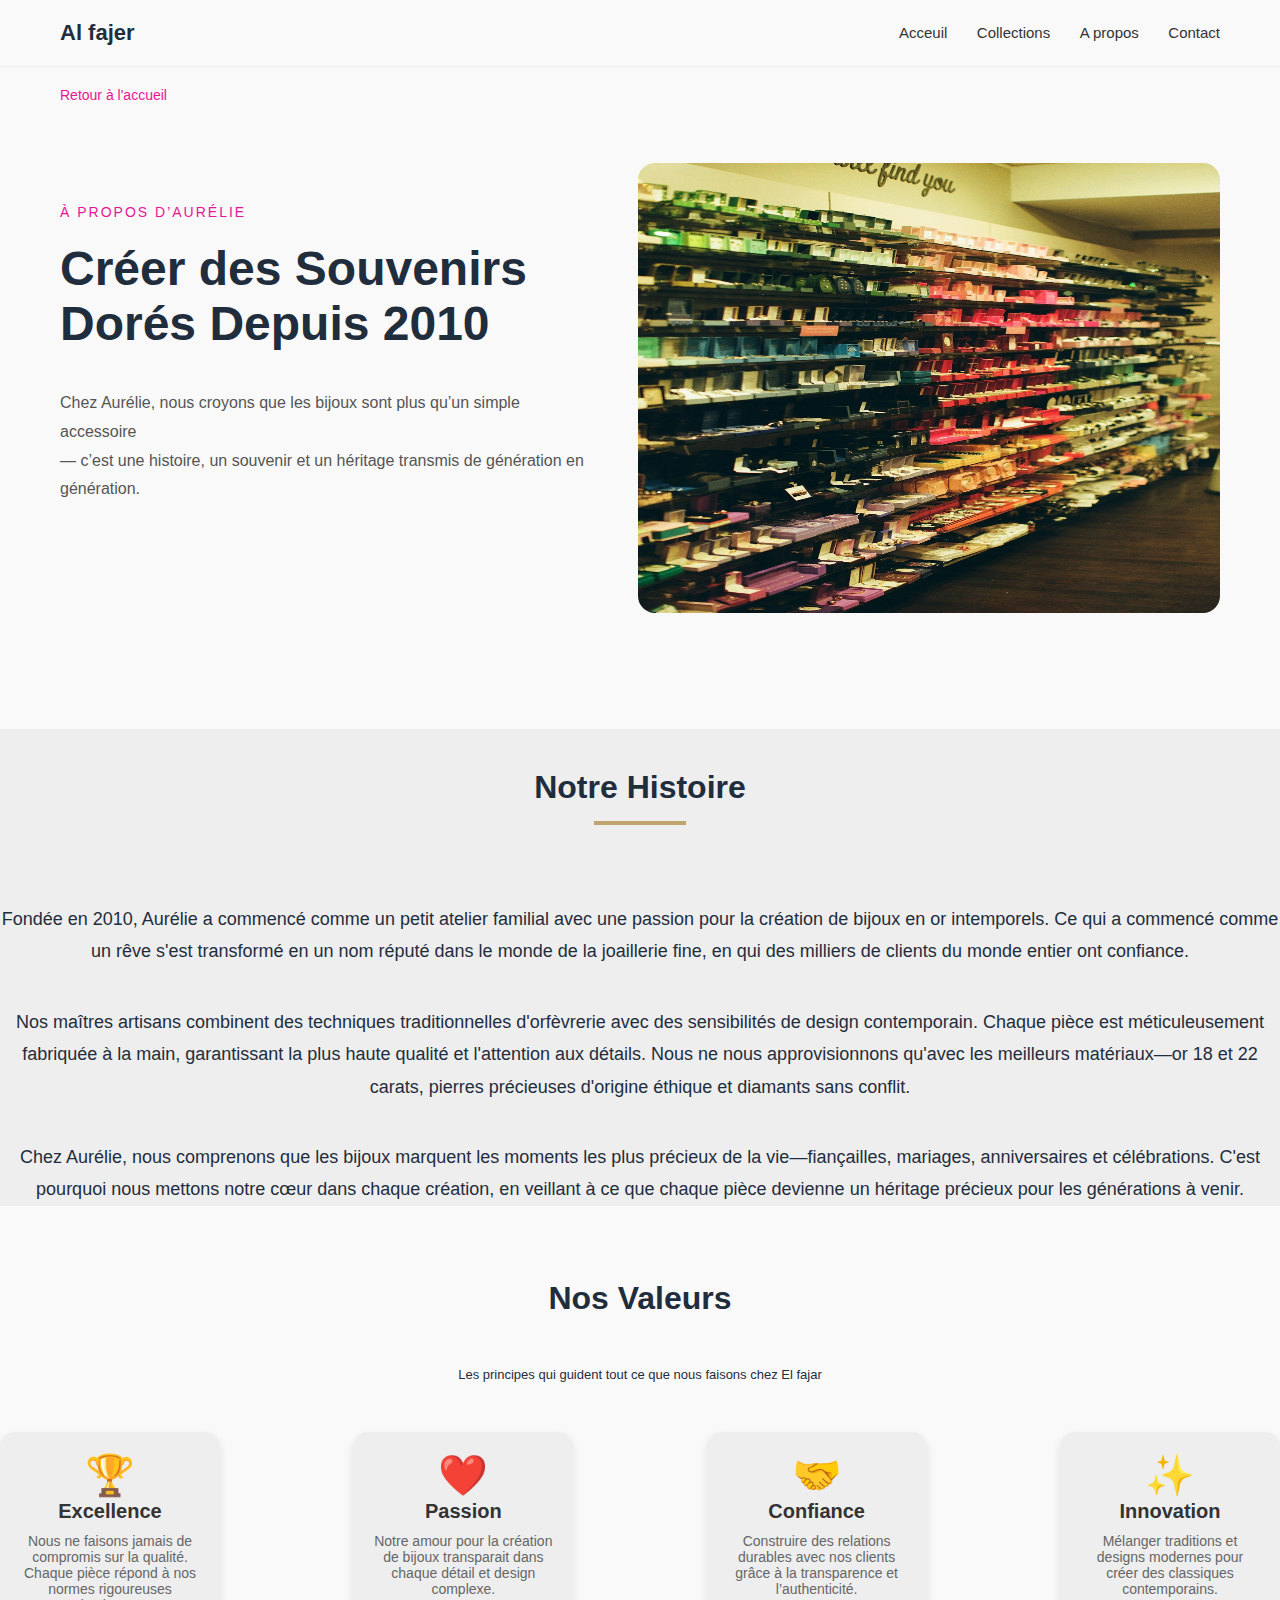
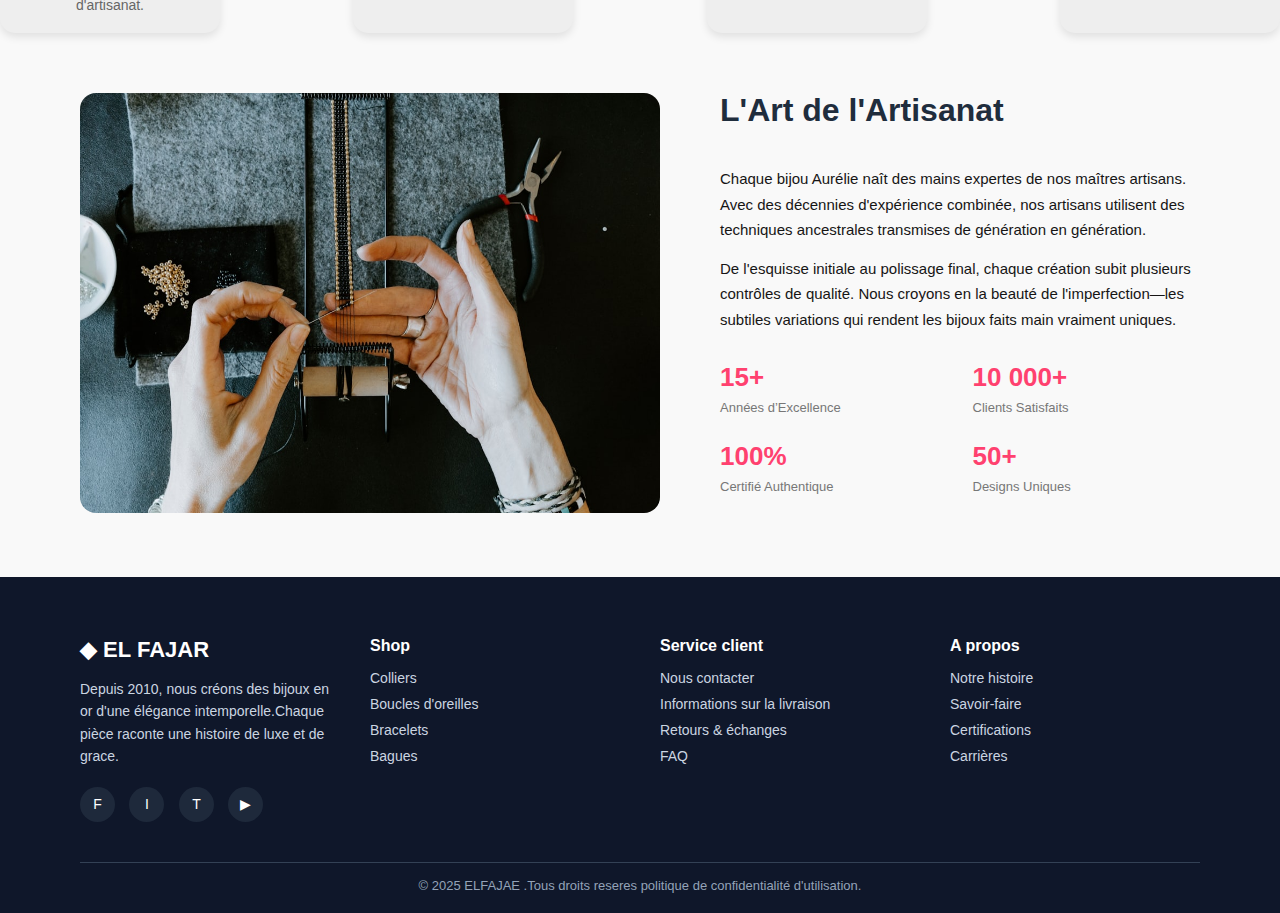
<file: Apropos.html>
<!DOCTYPE html>
<html lang="fr">
<head>
  <meta charset="UTF-8">
  <title>Golden Jewellery Website</title>
  <link rel="stylesheet" href="Apropos.css">
</head>
<body>

  <header class="navbar">
    <div class="logo">Al fajer</div>
    <nav>
      <a href="index.html">Acceuil</a>
      <a href="Collection.html">Collections</a>
      <a href="Apropos.html">A propos</a>
      <a href="#">Contact</a>
    </nav>
  </header>


   <a href="index.html" class="back">Retour à l'accueil</a>
  <section class="about">
    <div class="about-text">
      <span class="small-title">À PROPOS D’AURÉLIE</span>
      <h1>Créer des Souvenirs<br>Dorés Depuis 2010</h1><br>
      <p>
        Chez Aurélie, nous croyons que les bijoux sont plus qu’un simple
        accessoire<br>— c’est une histoire, un souvenir et un héritage
        transmis de génération en<br> génération.
      </p>
    </div>

    <div class="about-image">
      <img src="PhotoS/bijoux.jfif" alt="Bijoux">
    </div>
  </section>
  <br>
  <br>
  <div class="bocs">
    <h1 class="backk">Notre Histoire</h1><br>
    <p class="for">Fondée en 2010, Aurélie a commencé comme un petit atelier familial avec une passion pour la création de bijoux en or intemporels. Ce qui a commencé comme un rêve s'est transformé en un nom réputé dans le monde de la joaillerie fine, en qui des milliers de clients du monde entier ont confiance.</p>
    <br>
    <p class="for" >Nos maîtres artisans combinent des techniques traditionnelles d'orfèvrerie avec des sensibilités de design contemporain. Chaque pièce est méticuleusement fabriquée à la main, garantissant la plus haute qualité et l'attention aux détails. Nous ne nous approvisionnons qu'avec les meilleurs matériaux—or 18 et 22 carats, pierres précieuses d'origine éthique et diamants sans conflit.</p>
    <br>
    <p class="for">Chez Aurélie, nous comprenons que les bijoux marquent les moments les plus précieux de la vie—fiançailles, mariages, anniversaires et célébrations. C'est pourquoi nous mettons notre cœur dans chaque création, en veillant à ce que chaque pièce devienne un héritage précieux pour les générations à venir.</p>
  </div>
  <br>
  <br>
  <br>

  
  
</head>
<body>
    <section class="valeurs-section">
        <h2>Nos Valeurs</h2>
        <p class="to">Les principes qui guident tout ce que nous faisons chez El fajar</p>
        <div class="valeurs-container">
            <div class="valeur">
                <div class="valeur-icon excellence">🏆</div>
                <h3>Excellence</h3>
                <p>Nous ne faisons jamais de compromis sur la qualité. Chaque pièce répond à nos normes rigoureuses d'artisanat.</p>
            </div>
            <div class="valeur">
                <div class="valeur-icon passion">❤️</div>
                <h3>Passion</h3>
                <p>Notre amour pour la création de bijoux transparait dans chaque détail et design complexe.</p>
            </div>
            <div class="valeur">
                <div class="valeur-icon confiance">🤝</div>
                <h3>Confiance</h3>
                <p>Construire des relations durables avec nos clients grâce à la transparence et l’authenticité.</p>
            </div>
            <div class="valeur">
                <div class="valeur-icon innovation">✨</div>
                <h3>Innovation</h3>
                <p>Mélanger traditions et designs modernes pour créer des classiques contemporains.</p>
            </div>
        </div>
    </section>


<section class="artisanat">
  <div class="container">
    <div class="image-box">
      <img src="PhotoS/artisanat.jfif" alt="Artisanat Bijoux">
    </div>

    <div class="content">
      <h2>L'Art de l'Artisanat</h2>

      <p>
        Chaque bijou Aurélie naît des mains expertes de nos maîtres artisans.
        Avec des décennies d'expérience combinée, nos artisans utilisent des
        techniques ancestrales transmises de génération en génération.
      </p>

      <p>
        De l'esquisse initiale au polissage final, chaque création subit
        plusieurs contrôles de qualité. Nous croyons en la beauté de
        l'imperfection—les subtiles variations qui rendent les bijoux faits
        main vraiment uniques.
      </p>

      <div class="stats">
        <div class="stat">
          <h3>15+</h3>
          <span>Années d’Excellence</span>
        </div>

        <div class="stat">
          <h3>10 000+</h3>
          <span>Clients Satisfaits</span>
        </div>

        <div class="stat">
          <h3>100%</h3>
          <span>Certifié Authentique</span>
        </div>

        <div class="stat">
          <h3>50+</h3>
          <span>Designs Uniques</span>
        </div>
      </div>

    </div>
  </div>
</section>
<footer class="footer">
  <div class="footer-container">

    <div class="footer-col">
      <h3 class="logo">◆ EL FAJAR</h3>
      <p>
        Depuis 2010, nous créons des bijoux en or d'une élégance
        intemporelle.Chaque pièce raconte une histoire de luxe
        et de grace.
      </p>

      <div class="social-icons">
        <a href="#">F</a>
        <a href="#">I</a>
        <a href="#">T</a>
        <a href="#">▶</a>
      </div>
    </div>

    <div class="footer-col">
      <h4>Shop</h4>
      <ul>
        <li>Colliers</li>
        <li>Boucles d'oreilles</li>
        <li>Bracelets</li>
        <li>Bagues</li>
      </ul>
    </div>

    <div class="footer-col">
      <h4>Service client</h4>
      <ul>
        <li>Nous contacter</li>
        <li>Informations sur la livraison</li>
        <li>Retours & échanges</li>
        <li>FAQ</li>
      </ul>
    </div>

    <div class="footer-col">
      <h4>A propos</h4>
      <ul>
        <li>Notre histoire</li>
        <li>Savoir-faire</li>
        <li>Certifications</li>
        <li>Carrières</li>
      </ul>
    </div>

  </div>

  <div class="footer-bottom">
    © 2025 ELFAJAE .Tous droits reseres politique de confidentialité d'utilisation.
  </div>
</footer>


</body>
</html>
</file>
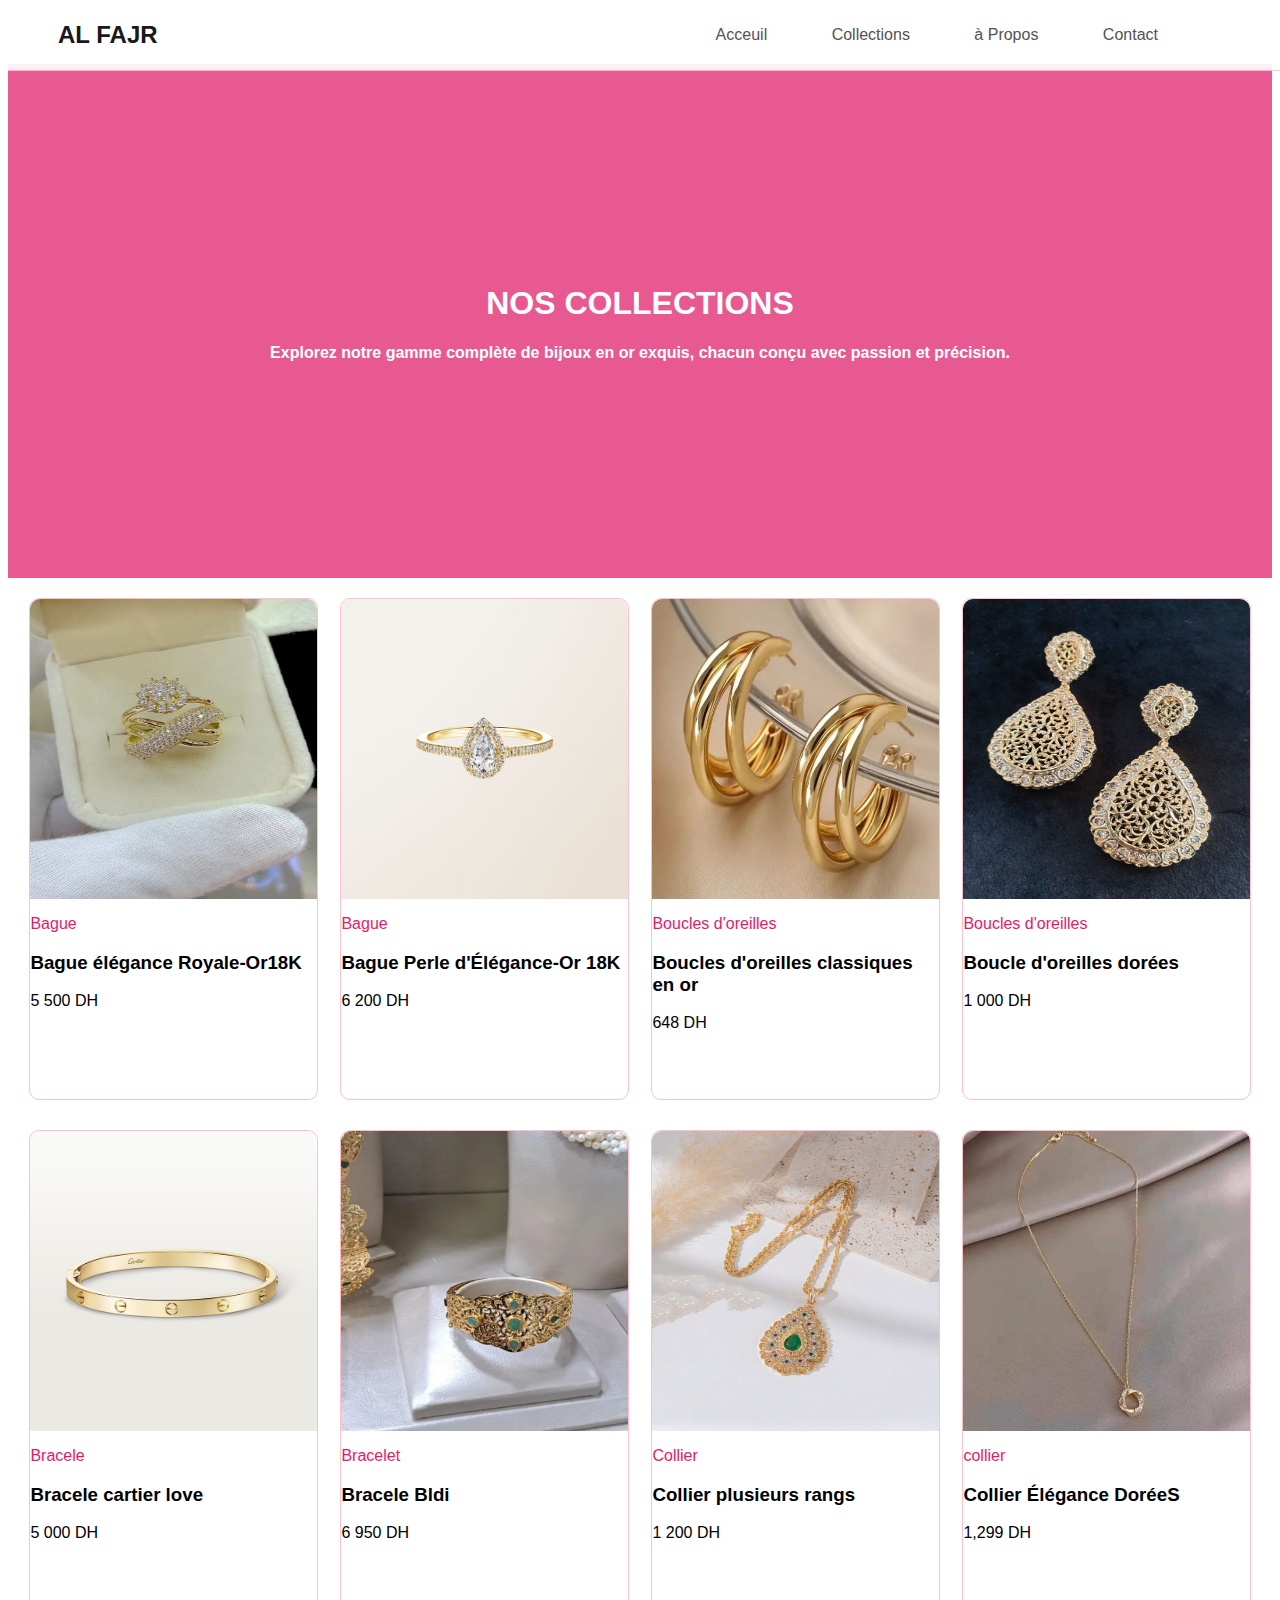
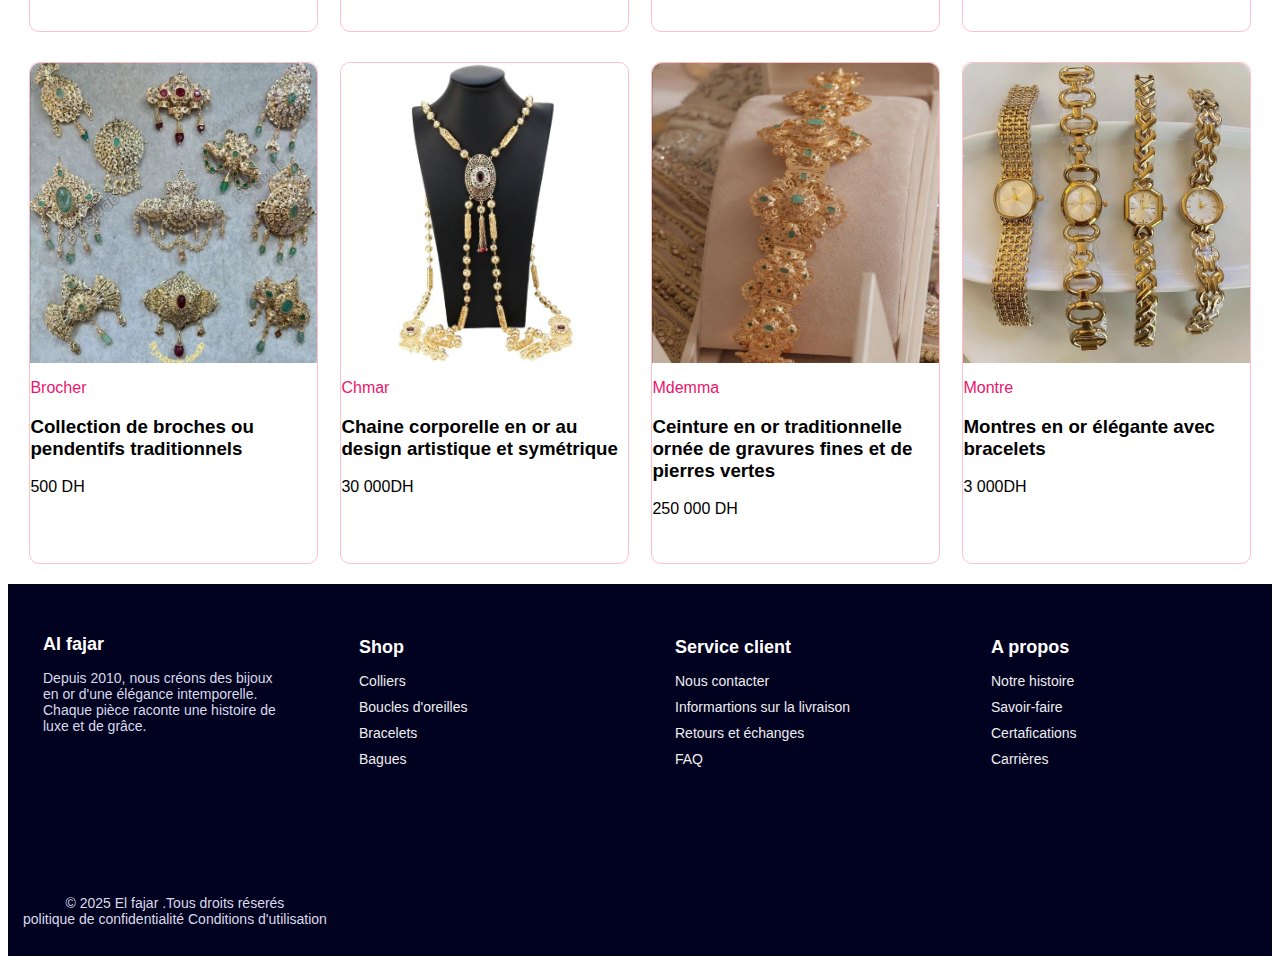
<file: Collection.html>
<!DOCTYPE html>
<html lang="en">
<head>
    <meta charset="UTF-8">
    <link rel="stylesheet" href="Collection.css">
    <title>Document</title>
</head>
<body>
    <div class="premier">     <a href="index.html" class="back">Retour à l'accueil</a></div>
     <header>
        <div class="brand">
            <h2>AL FAJR</h2>
        </div>
        <nav id="nav">
            <a href="index.html">Acceuil</a>
            <a href="#sec2">Collections</a>
            <a href="#sec3">à Propos</a>
            <a href="#footer">Contact</a>
        </nav>
    </header>
    

    <section>
        <div class="partie1 ">
        <h1>NOS COLLECTIONS</h1>
        <p>Explorez notre gamme complète de bijoux en or exquis, chacun conçu avec passion et précision.</p>
    </div>
    </section>
    <section>
        <div id="bijoux">
            <div class="bijou">
                <div class="imgs" id="img1"></div>
                <div class='names'>
                    <p style="color: rgb(234, 23, 107);">Bague</p>
                    <h3>Bague élégance Royale-Or18K</h3>
                    <p> 5 500 DH</p>
                </div>
            </div>
            <div class="bijou">
                <div class="imgs" id="img2"></div>
                <div class="names">
                    <p style="color: rgb(234, 23, 107);">Bague</p>
                    <h3>Bague Perle d'Élégance-Or 18K</h3>
                    <p> 6 200 DH</p>
                </div>
            </div>
            <div class="bijou">
                <div class="imgs" id="img3"></div>
                <div class="names">
                    <p style="color: rgb(234, 23, 107);">Boucles d'oreilles</p>
                    <h3>Boucles d'oreilles classiques en or</h3>
                    <p> 648 DH</p>
                </div>
            </div>
            <div class="bijou">
                <div class="imgs" id="img4"></div>
                <div class="names">
                    <p style="color: rgb(234, 23, 107);">Boucles d'oreilles</p>
                    <h3>Boucle d'oreilles dorées </h3>
                    <p> 1 000 DH</p>
                </div>

            </div>
        </div>
        <div id="bijoux">
            <div class="bijou">
                <div class="imgs" id="img5"></div>
                <div class='names'>
                    <p style="color: rgb(234, 23, 107);">Bracele</p>
                    <h3>Bracele cartier love</h3>
                    <p> 5 000 DH</p>
                </div>
            </div>
            <div class="bijou">
                <div class="imgs" id="img6"></div>
                <div class="names">
                    <p style="color: rgb(234, 23, 107);">Bracelet</p>
                    <h3>Bracele Bldi</h3>
                    <p> 6 950 DH</p>
                </div>
            </div>
            <div class="bijou">
                <div class="imgs" id="img7"></div>
                <div class="names">
                    <p style="color: rgb(234, 23, 107);">Collier</p>
                    <h3>Collier plusieurs rangs</h3>
                    <p> 1 200 DH</p>
                </div>
            </div>
            <div class="bijou">
                <div class="imgs" id="img8"></div>
                <div class="names">
                    <p style="color: rgb(234, 23, 107);">collier</p>
                    <h3>Collier Élégance DoréeS</h3>
                    <p> 1,299 DH</p>
                </div>
            </div>
        </div>
         <div id="bijoux">
             <div class="bijou">
                <div class="imgs" id="img9"></div>
                <div class="names">
                    <p style="color: rgb(234, 23, 107);">Brocher</p>
                    <h3>Collection de broches ou pendentifs traditionnels</h3>
                    <p>500 DH</p>
                </div>
            </div>
             <div class="bijou">
                <div class="imgs" id="img10"></div>
                <div class="names">
                    <p style="color: rgb(234, 23, 107);">Chmar</p>
                    <h3>Chaine corporelle en or au design artistique et symétrique</h3>
                    <p> 30 000DH</p>
                </div>
            </div>
             <div class="bijou">
                <div class="imgs" id="img11"></div>
                <div class="names">
                    <p style="color: rgb(234, 23, 107);">Mdemma</p>
                    <h3>Ceinture en or traditionnelle ornée de gravures fines et de pierres vertes</h3>
                    <p> 250 000 DH</p>
                </div>
            </div>
            <div class="bijou">
                <div class="imgs" id="img12"></div>
                <div class="names">
                    <p style="color: rgb(234, 23, 107);">Montre</p>
                    <h3>Montres en or élégante avec bracelets</h3>
                    <p> 3 000DH</p>
                </div>
            </div>
         </div>
        
       
    </section>
    <footer id="footer">
            <div class="footer">
            
                        <div class="shop">
                             <h2>Al fajar</h2>
                        <p>Depuis 2010, nous créons des bijoux en or d'une élégance intemporelle. Chaque pièce raconte une histoire de luxe et de grâce.</p>
                    </div>
                    <div class="shop">
                        <h3>Shop</h3>
                        <ul>
                            <li><a href="">Colliers</a></li>
                            <li><a href="">Boucles d'oreilles</a></li>
                            <li><a href="">Bracelets</a></li>
                            <li><a href="">Bagues</a></li>
                        </ul>
                    </div>
                    <div class="shop">
                        <h3>Service client</h3>
                        <ul>
                            <li><a href="">Nous contacter</a></li>
                            <li><a href="">Informartions sur la livraison</a></li>
                            <li><a href="">Retours et échanges</a></li>
                            <li><a href="">FAQ</a></li>
                        </ul>
                    </div>
                    <div class="shop">
                        <h3>A propos</h3>
                        <ul>
                            <li><a href="">Notre histoire</a></li>
                            <li><a href="">Savoir-faire</a></li>
                            <li><a href="">Certafications</a></li>
                            <li><a href="">Carrières</a></li>
                        </ul>
                    </div>
            
                    <div class="footer2">
                        <p>© 2025 El fajar .Tous droits réserés<br>politique de confidentialité   Conditions d'utilisation   </p>
                    </div>
            </div>
        </footer>
</body>
</html>
</file>
<file: Apropos.css>
.back{
    display: inline-block;
    margin: 20px 60px;
    text-decoration: none;
    color: #e61796;
    font-size: 14px;
}

.back:hover{
    text-decoration: underline;
    cursor: pointer;
}

* {
  margin: 0;
  padding: 0;
  box-sizing: border-box;
  font-family: Arial, Helvetica, sans-serif;
}

body {
  background-color: #fff;
  color: #1f2d3d;
}
.navbar {
  display: flex;
  justify-content: space-between;
  align-items: center;
  padding: 20px 60px;
  border-bottom: 1px solid #eee;
}

.logo {
  font-size: 22px;
  font-weight: bold;
}

.navbar nav a {
  margin-left: 25px;
  text-decoration: none;
  color: #333;
  font-size: 15px;
}

.navbar nav a:hover {
  color: #b89b5e;
}

.about {
  display: flex;
  align-items: stretch;
  justify-content: space-between;
  padding: 80px 60px;
  gap: 40px;
}

.about-text {
  width: 50%;
}

.small-title {
  color: #e61796;
  font-size: 14px;
  letter-spacing: 2px;
}

.about-text h1 {
  font-size: 48px;
  margin: 20px 0;
}

.about-text p {
  font-size: 16px;
  line-height: 1.8;
  color: #555;
  
}

.about-image {
  width: 54%;
  display: flex;
  justify-content: end;
  height: 410px;
  border-top-right-radius: 10px;

  
}

.about-image img {
  width: 100%;
  border-radius: 17px;
  margin-top: -40px;
}
@media (max-width: 900px) {
  .about {
    flex-direction: column;
  }

  .about-text,
  .about-image {
    width: 100%;
  }

  .about-image {
    height: auto;
  }
}

@media (max-width: 600px) {
  .about-text h1 {
    font-size: 32px;
  }
}



.bocs{
    background-color: #eee;
}

.backk {
    font-size: 32px;
    padding: 40px;
    margin-bottom: 20px;
    text-align: center;
    position: relative;
   

}

.backk::after{
    border: solid  #bfa46f 1px;
    background-color: #bfa46f;
    content: " ";
    display: block;
    width: 90px;
    height: 2px;
    margin: 15px auto 0;
    


}
.for{
    font-size: 18px;
    line-height: 1.8;
    margin-bottom: 20px;
    text-align: center;
}

.artisanat {
  padding: 60px 80px;
}

.container {
  display: flex;
  align-items: center;
  gap: 60px;
}
@media (max-width: 900px) {
  .container {
    flex-direction: column;
  }
}

.image-box img {
  width: 580px;
  height: 420px;
  border-radius: 16px;
  overflow: hidden;
}
.image-box img:hover{
    transform: scale(1.1);
}

.content h2 {
  font-size: 32px;
  margin-bottom: 15px;
  position: relative;
  top: -22px;
}

.content p {
  font-size: 15px;
  line-height: 1.7;
  margin-bottom: 13px;
  color: #161515;
}

.stats {
  display: grid;
  grid-template-columns: repeat(2, 1fr);
  gap: 25px;
  margin-top: 30px;
}

.stat h3 {
  font-size: 26px;
  color: #ff416f;
  margin-bottom: 5px;
}

.stat span {
  font-size: 13px;
  color: #777;
}
.footer {
  background-color: #0f172a;
  color: #cbd5e1;
  padding: 60px 80px 20px;
}

.footer-container {
  display: grid;
  grid-template-columns: repeat(4, 1fr);
  gap: 40px;
}

.footer-col h3,
.footer-col h4 {
  color: #ffffff;
  margin-bottom: 15px;
}

.logo {
  font-size: 22px;
}

.footer-col p {
  font-size: 14px;
  line-height: 1.6;
  margin-bottom: 20px;
}

.footer-col ul {
  list-style: none;
}

.footer-col ul li {
  margin-bottom: 10px;
  font-size: 14px;
  cursor: pointer;
}

.footer-col ul li:hover {
  color: #facc15;
}

.social-icons a {
  display: inline-block;
  width: 35px;
  height: 35px;
  background-color: #1e293b;
  color: white;
  text-align: center;
  line-height: 35px;
  border-radius: 50%;
  margin-right: 10px;
  text-decoration: none;
  font-size: 14px;
}

.social-icons a:hover {
  background-color: #facc15;
  color: black;
}

.footer-bottom {
  border-top: 1px solid #334155;
  margin-top: 40px;
  padding-top: 15px;
  text-align: center;
  font-size: 13px;
  color: #94a3b8;
}

body {
  font-family: Arial, sans-serif;
  margin: 0;
  padding: 20;
  background-color: #f9f9f9;
        }

.valeurs-section {
  max-width: 1300px;
  margin: 0px auto;
  text-align: center;
}

.valeurs-section h2 {
  font-size: 32px;
  margin-bottom: 50px;
  text-align: center;
}
.to{
  font-size: 13px;
  margin-bottom: 50px;
        }

.valeurs-container {
  display: flex;
  justify-content: space-between;
  flex-wrap: wrap;
  gap: 30px;

        }

.valeur {
  background-color: #eee;
  border-radius: 15px;
  padding: 20px;
  width: 220px;
  box-shadow: 0 4px 8px rgba(0,0,0,0.1);
  transition: transform 0.3s;
        }

.valeur:hover {
  transform: translateY(-2px);
}

.valeur-icon {
  font-size: 40px;
  margin-bottom: 1px;

   }

.valeur h3 {
   font-size: 20px;
   margin-bottom: 10px;
   color: #333;
}

.valeur p {
   font-size: 14px;
    color: #666;
 }
 @media (max-width: 900px) {
  .valeur {
    width: 45%;
  }
}

@media (max-width: 600px) {
  .valeur {
    width: 100%;
  }
}
.excellence { color: #f7941e; }
.passion { color: #f15b5b; }
.confiance { color: #6c63ff; }
.innovation { color: #ff6f61; }
</file>
<file: Collection.css>
*{
    font-family:sans-serif ;
}
header{
    position: fixed;
    top:0;
    width: 100%;
    height: 70px;
    display: flex;
    justify-content: space-between;
    align-items: center;
    padding: 0 50px 0 50px;
    background-color: white;
    border-bottom: solid 1px pink;
    opacity: 0.9;

}

nav{
    margin-right: 150px;
}
nav a{
    padding: 30px;
    text-decoration: none;
    color: rgb(65, 65, 65);
}
nav a:hover{
    color: black;
}
@media (max-width:1000px) and (min-width:600px){
    header{
        padding: 5px;
    }
    nav{
        margin: 0;
        width: 70%;
    }
    nav a{
        padding: 4px;
    }
}

@media (max-width:600px){
    header{
        padding: 0 5px 0 5px;
    }
    nav{
        margin-right: 20px;
        font-size: smaller;
        text-align:end;
    }
    nav a{
        padding: 2px;
    }

}
.partie1{
    background-color: rgb(232, 89, 146);
    text-align: center;
    padding:200px;
    font-size: 1rem;
    font-weight:bold;
    color:white;
    gap:20px;
  
}
@media(max-width:600px){
    .partie1{
        padding:80px 20px;
        font-size: 0.9rem;
    }
}


#bijoux{
    display: flex;  
    justify-content: space-around;
    margin: 10px;
}
.bijou{
    height: 500px;
    width: 23%;
    margin: 10px;
    border: solid 1px pink;
    border-radius: 10px;
}
.bijou:hover{
    box-shadow: 0 5px 20px pink;
}
@media (max-width:900px){
    #bijoux{
        flex-wrap: wrap;
    }
    .bijou{
        width: 45%;
        height: auto;
    }
}
@media(max-width:600px){
     #bijoux{
        flex-direction: column;
        align-items: center;
     }
     .bijou{
        width: 90%;
        height: auto;
     }
}

.imgs{
    height: 60%;
    width: 100%;
    border-radius: 10px 10px 0 0;
}
.imgs:hover{
    transform: scalet(1.05);
    transition: 0.3s ease;
}
@media(max-width:600px){
    .imgs{
        height: 200px;
    }
}
@media(max-width:900px){
    .imgs{
        height: 220px;
    }

}
#img1{
    background-image: url(PhotoS/Bague3.jpg);
    background-repeat:round ;
}
#img1:hover{
    background-repeat: no-repeat;
    background-size: cover;
    background-position-y:center;
}

#img2{
    background-image: url(PhotoS/Bague5.jpg);
    background-repeat:round ;
}
#img2:hover{
    background-repeat: no-repeat;
    background-size: cover;
    background-position-y:center;
}


#img3{
    background-image: url(PhotoS/Boul.jpg);
    background-repeat:round;
}
#img3:hover{
    background-repeat: no-repeat;
    background-size: cover;
    background-position-y:center;
}



#img4{
    background-image: url(PhotoS/Boucle2.jpg);
    background-repeat:round ;
}
#img4:hover{
    background-repeat: no-repeat;
    background-size: cover;
    background-position-y:center;
}
#img5{
    background-image: url(PhotoS/Bracele1.jpg);
    background-repeat:round ;
}
#img5:hover{
    background-repeat: no-repeat;
    background-size: cover;
    background-position-y:center;
}

#img6{
    background-image: url(PhotoS/Bracele3.jpg);
    background-repeat:round ;
}
#img6:hover{
    background-repeat: no-repeat;
    background-size: cover;
    background-position-y:center;
}


#img7{
    background-image: url(PhotoS/Col4.jpg);
    background-repeat:round;
}
#img7:hover{
    background-repeat: no-repeat;
    background-size: cover;
    background-position-y:center;
}



#img8{
    background-image: url(PhotoS/Col1.jpg);
    background-repeat:round ;
}
#img8:hover{
    background-repeat: no-repeat;
    background-size: cover;
    background-position-y:center;
}
#img9{
    background-image: url(PhotoS/Brouch.jpg);
    background-repeat:round ;
}
#img9:hover{
    background-repeat: no-repeat;
    background-size: cover;
    background-position-y:center;
}
#img10{
    background-image: url(PhotoS/Chmar.jpg);
    background-repeat:round ;
}
#img10:hover{
    background-repeat: no-repeat;
    background-size: cover;
    background-position-y:center;
}
#img11{
    background-image: url(PhotoS/Mdemma.jpg);
    background-repeat:round ;
}
#img11:hover{
    background-repeat: no-repeat;
    background-size: cover;
    background-position-y:center;
}
#img12{
    background-image: url(PhotoS/Montre.jpg);
    background-repeat:round ;
}
#img12:hover{
    background-repeat: no-repeat;
    background-size: cover;
    background-position-y:center;
}
.back{
    display: inline-block;
    margin: 20px 60px;
    text-decoration: none;
    color: white;
    position:relative;
    bottom:20px;
    font-size: 14px;
}


.back:hover{
    text-decoration: underline;
    cursor: pointer;
}



footer{
    background-color:rgb(1, 1, 32);
    color:#eee;
    width: auto;
    padding:15px;
    
}
.footer{
    display:flex;
    flex-wrap: wrap;
    justify-content:space-between;
    gap:30px;
    
}
.shop{
      flex:1 1 200px;
      margin:20px;
}
.shop p{
    color:rgb(218, 218, 234);
    font-size: 14px;
}
.shop h3 {
    color:white;
    margin-bottom: 15px;
    font-size :18px;
    font-family:Arial, Helvetica, sans-serif;
}
.shop h2{
    color:white;
    margin-bottom: 15px;
    font-size :18px;
    font-family:Arial, Helvetica, sans-serif;
}
.shop ul{
    list-style:none;
    padding:0;
    font-size: 14px;
}
.shop ul li{
    margin-bottom:10px;
}
.shop ul li a{
    color:#eee;
    text-decoration:none;
    transition:color 0.3s ease;
}
.shop ul li a:hover{
    color:rgb(239, 63, 151);
}
.footer2{
   text-align:center;
   margin-top:30px;
   font-size: 14px;
   padding-top: 20px;
   color:rgb(218, 218, 234);

}
</file>
